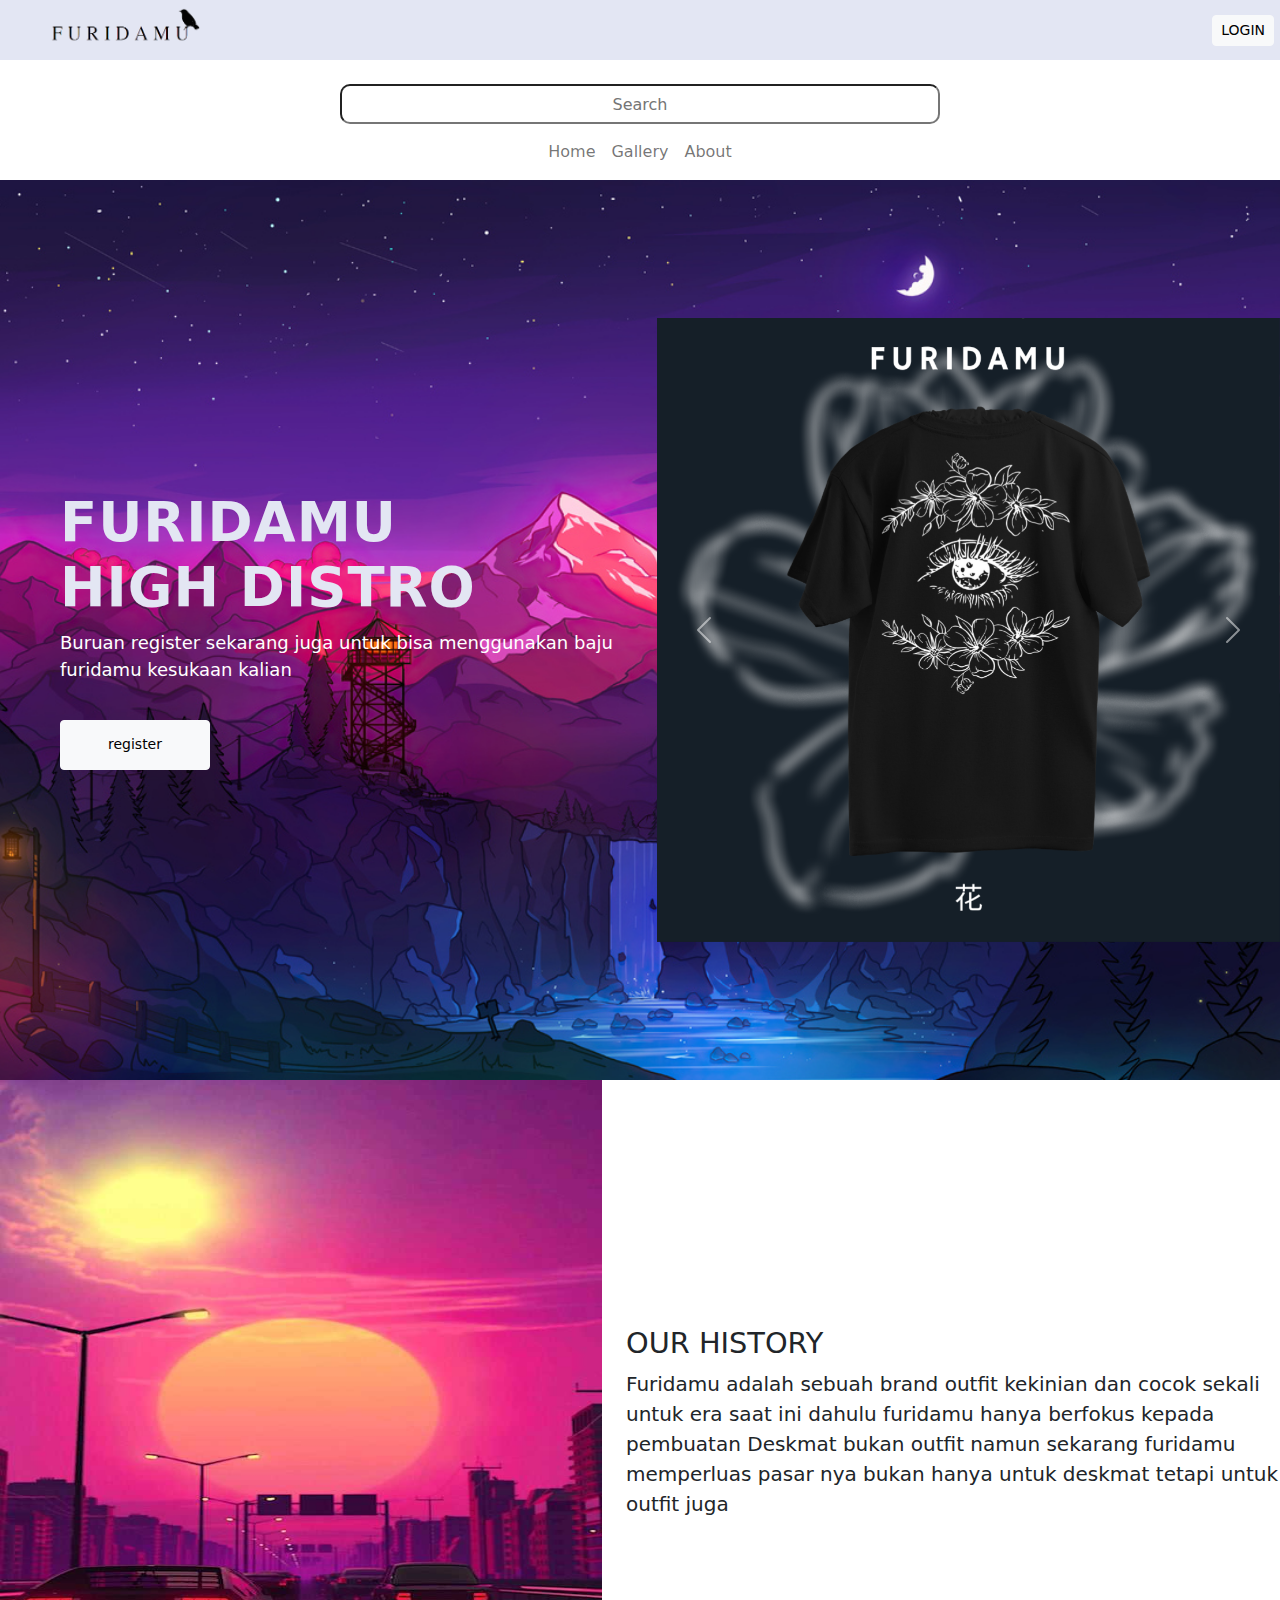
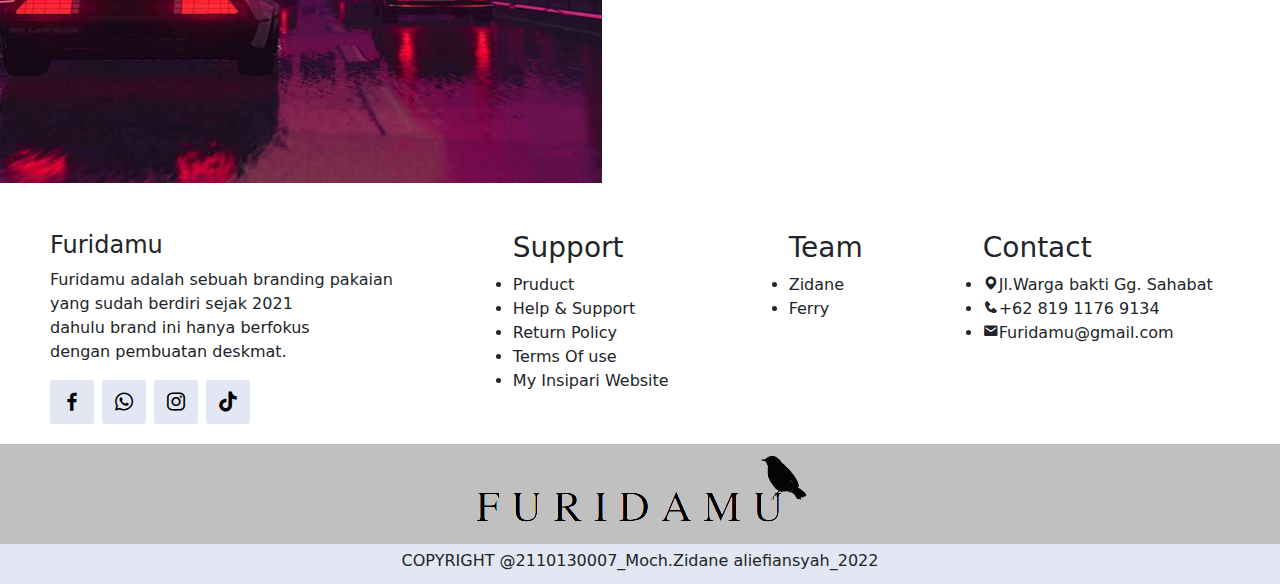
<file: About.html>
<!DOCTYPE html>
<html lang="en">
<head>
    <meta charset="utf-8">
    <meta name="viewport" content="width=device-width, initial-scale=1.0, shrink-to-fit=no">
    <link rel="stylesheet" href="desain1.css">
    <!-- Bootstrap CSS -->
    <link rel="stylesheet" href="bootstrap/css/bootstrap.css">
    <link rel="stylesheet" href="https://unpkg.com/boxicons@latest/css/boxicons.min.css">
     <!-- Optional JavaScript -->
     <script src="bootstrap/js/bootstrap.bundle.js"></script>
     <!-- jQuery first, then Popper.js, then Bootstrap JS -->
     <script src="https://code.jquery.com/jquery-3.3.1.slim.min.js" integrity="sha384-q8i/X+965DzO0rT7abK41JStQIAqVgRVzpbzo5smXKp4YfRvH+8abtTE1Pi6jizo" crossorigin="anonymous"></script>
     <script src="https://cdn.jsdelivr.net/npm/popper.js@1.14.7/dist/umd/popper.min.js" integrity="sha384-UO2eT0CpHqdSJQ6hJty5KVphtPhzWj9WO1clHTMGa3JDZwrnQq4sF86dIHNDz0W1" crossorigin="anonymous"></script>
     <script src="https://cdn.jsdelivr.net/npm/bootstrap@4.3.1/dist/js/bootstrap.min.js" integrity="sha384-JjSmVgyd0p3pXB1rRibZUAYoIIy6OrQ6VrjIEaFf/nJGzIxFDsf4x0xIM+B07jRM" crossorigin="anonymous"></script>
    <title>About us</title>
</head>
<body>
    <header>
      <img class="element" src="gambar/F_U_R_I_D_A_M_U_NEW_LOGO.png" alt="fb">
      <a href="login.html"><button class="tombol1 btn btn-light btn-sm">LOGIN</button></a>
    </header>
    <br>
    <div class="pencarian">
      <input type="text" placeholder="Search">
    </div>
    <div class="header2">
      <nav class="navbar navbar-expand-sm kanan font">
            <ul class="navbar-nav">
              <li class="nav-item">
                <a class="nav-link" href="index.html">Home</a>
              </li>
              <li class="nav-item">
                <a class="nav-link" href="Gallery.html">Gallery</a>
              </li>
              <li class="nav-item">
                <a class="nav-link" href="About.html">About</a>
              </li>
            </ul>
      </nav>
  </div>
    <section class="home" id="home">
        <div class="home-text">
            <h1>FURIDAMU <br> High distro </h1>
            <p>Buruan register sekarang juga untuk bisa menggunakan baju <br> furidamu kesukaan kalian</p>
            <a href="register.html"><button class="btn-about1 btn btn-light btn-sm" data-toggle="modal" data-target="#cnthModal">register</button></a>
        </div>
        <div class="home-img crousel">
            <div id="carouselExampleFade" class="carousel slide carousel-fade">
                <div class="carousel-inner">
                  <div class="carousel-item active">
                    <img src="gambar/Beutiful eyes.png" class="d-block w-100" alt="...">
                  </div>
                  <div class="carousel-item">
                    <img src="gambar/Relaxing.png" class="d-block w-100" alt="...">
                  </div>
                </div>
                <button class="carousel-control-prev" type="button" data-bs-target="#carouselExampleFade" data-bs-slide="prev">
                  <span class="carousel-control-prev-icon" aria-hidden="true"></span>
                  <span class="visually-hidden">Previous</span>
                </button>
                <button class="carousel-control-next" type="button" data-bs-target="#carouselExampleFade" data-bs-slide="next">
                  <span class="carousel-control-next-icon" aria-hidden="true"></span>
                  <span class="visually-hidden">Next</span>
                </button>
              </div>
    </section>
    <section class="about" id="about">
        <div class="about-img">
            <img src="gambar/cyberpunk.jpg" alt="">
        </div>
        <div class="about-text">
            <h2>Our History</h2>
            <p>Furidamu adalah sebuah brand outfit kekinian dan cocok sekali untuk era saat ini dahulu furidamu hanya
              berfokus kepada pembuatan Deskmat bukan outfit namun sekarang furidamu memperluas pasar nya bukan hanya
              untuk deskmat tetapi untuk outfit juga
            </p>
        </div>
    </section>
    <br>
    <br>
    <section class="Contact">
      <div class="Story">
        <h4>Furidamu</h4>
        <p>Furidamu adalah sebuah branding pakaian<br>yang sudah berdiri sejak 2021<br>dahulu brand ini hanya berfokus<br>dengan pembuatan deskmat.</p>
        <div class="icon">
          <a href="https://web.facebook.com/" target="_blank"><i class='bx bxl-facebook'></i></a>
          <a href="https://wa.me/6281389810440" target="_blank"><i class='bx bxl-whatsapp'></i></a>
          <a href="https://www.instagram.com/?hl=id" target="_blank"><i class='bx bxl-instagram'></i></a>
          <a href="https://www.tiktok.com" target="_blank"><i class='bx bxl-tiktok'></i></a>
        </div>
      </div>
      <div class="Support">
        <h3>Support</h3>
        <li><a href="#products">Pruduct</a></li>
        <li><a href="#">Help & Support</a></li>
        <li><a href="#">Return Policy</a></li>
        <li><a href="#">Terms Of use</a></li>
        <li><a href="https://indonesso.com/en/" target="_blank">My Insipari Website</a></li>
      </div>
      <div class="Support">
        <h3>Team</h3>
        <li>Zidane</li>
        <li>Ferry</li>
      </div>
      <div class="Support">
        <h3>Contact</h3>
        <li><i class='bx bxs-map'></i>Jl.Warga bakti Gg. Sahabat</li>
        <li><i class='bx bxs-phone'></i>+62 819 1176 9134</li>
        <li><i class='bx bxs-envelope'></i>Furidamu@gmail.com</li>
      </div>
    </section>
    <div>
        <div class="f1">
            <img src="gambar/F_U_R_I_D_A_M_U_NEW_LOGO.png" alt="" class="logo2">
        </div>
    </div>
    <footer><p>COPYRIGHT @2110130007_Moch.Zidane aliefiansyah_2022</p></footer>
</body>
</html>
</file>
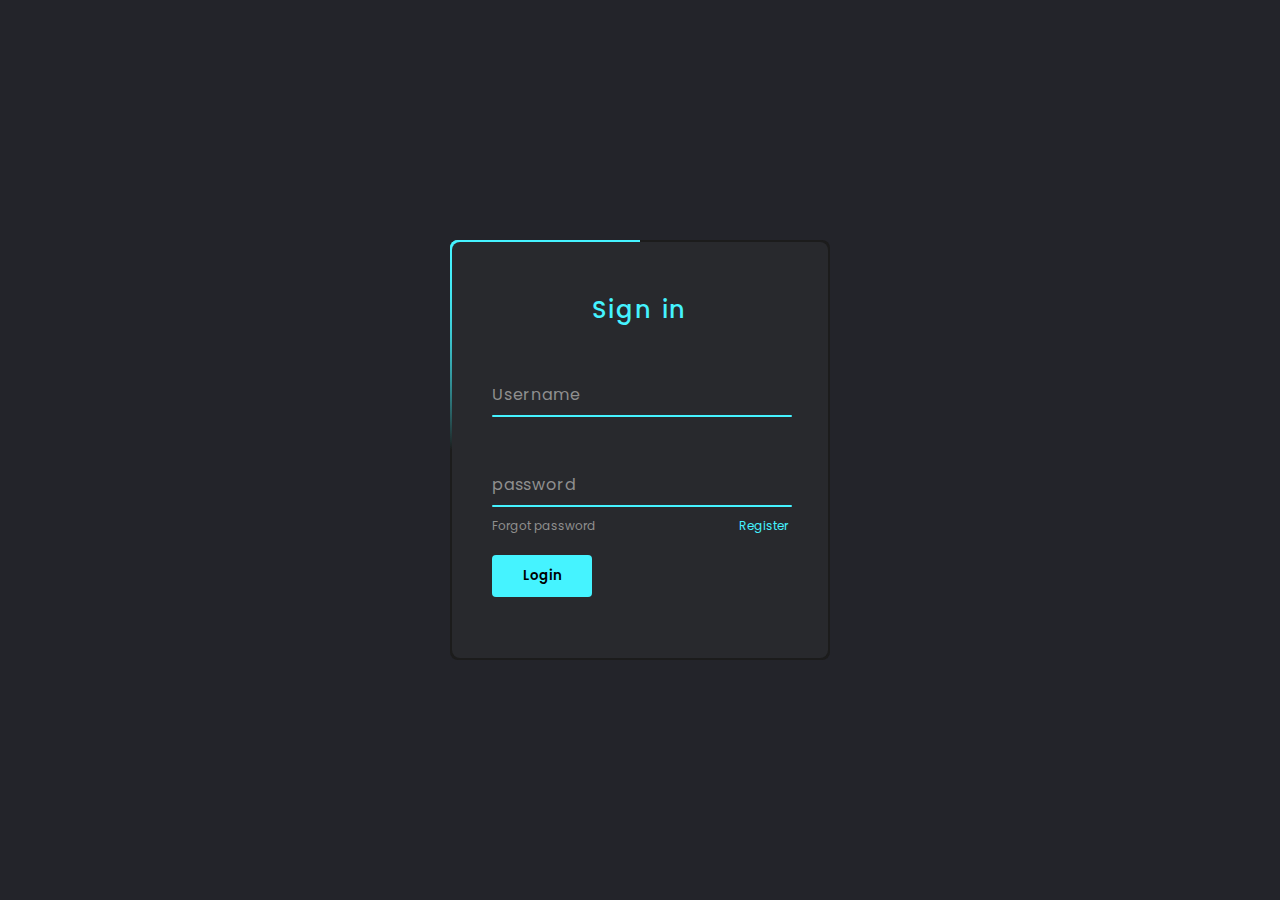
<file: login.html>
<!DOCTYPE html>
<html lang="en">
<head>
    <meta charset="UTF-8">
    <meta http-equiv="X-UA-Compatible" content="IE=edge">
    <meta name="viewport" content="width=device-width, initial-scale=1.0">
    <link rel="stylesheet" href="login.css">
    <!-- Logo Title -->
    <link rel="icon" href="gambar/ferry.png" type="image/x-icon">
    <title>Document</title>
</head>
<body>
    <div class="box">
        <div class="form">
            <h2>Sign in</h2>
            <div class="inputBox">
                <input type="text" required="required">
                <span>Username</span>
                <i></i>
            </div>
            <div class="inputBox">
                <input type="password" required="required">
                <span>password</span>
                <i></i>
            </div>
            <div class="links">
                <a href="#">Forgot password</a>
                <a href="register.html">Register</a>
            </div>
            <a href="index.html"><button>Login</button></a>
        </div>
    </div>
</body>
</html>
</file>
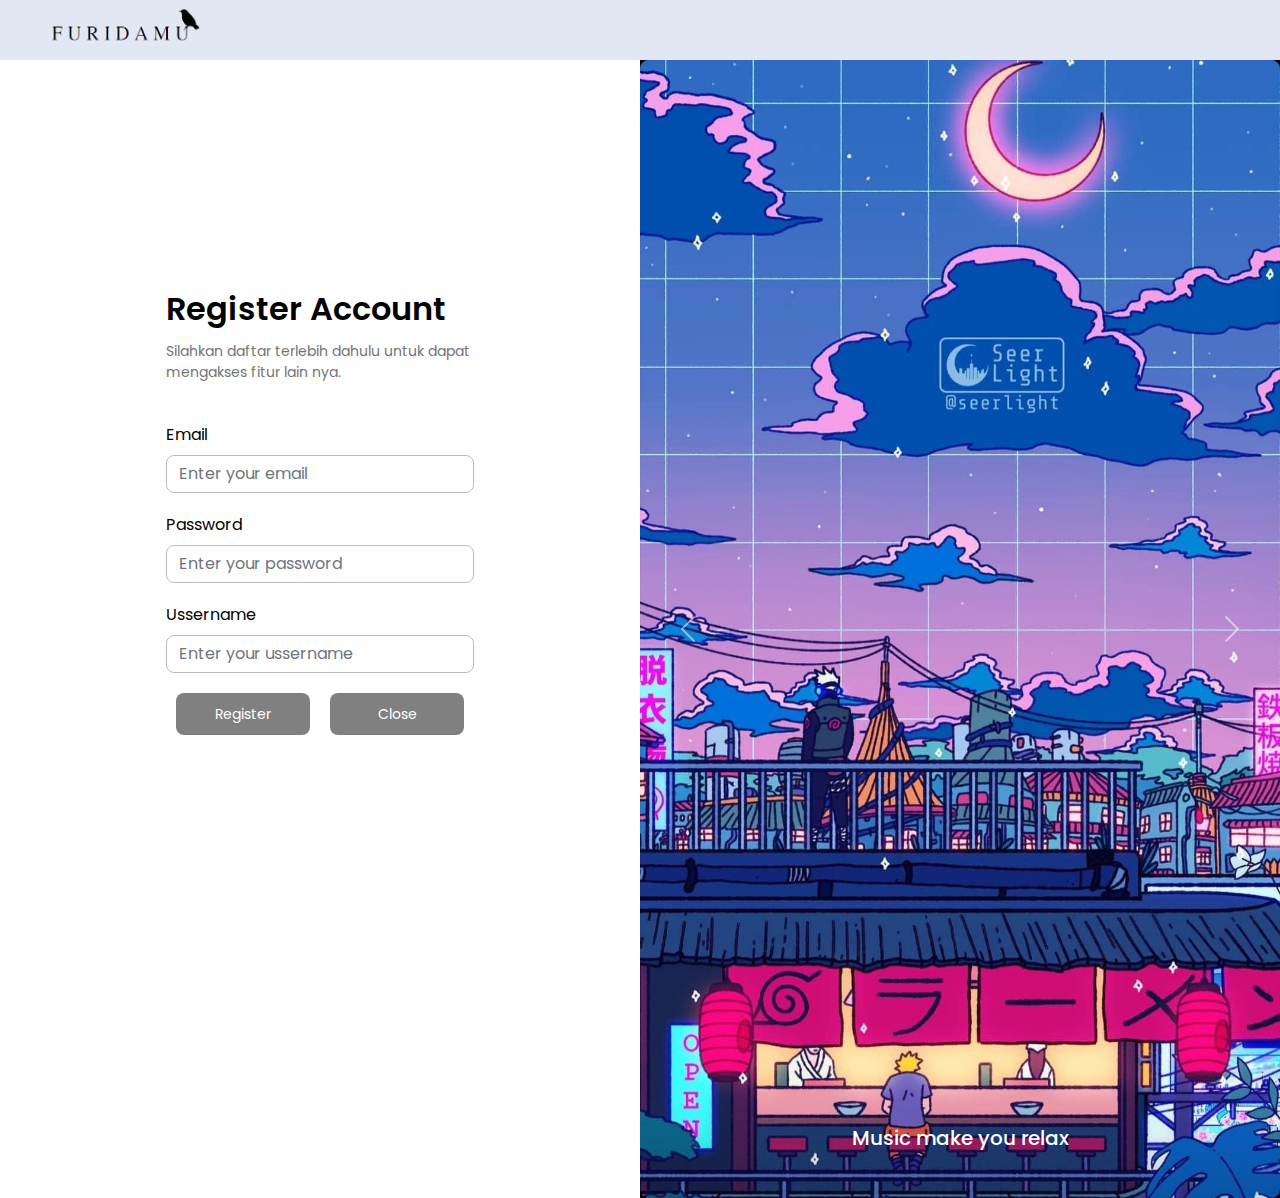
<file: register.html>
<!DOCTYPE html>
<html lang="en">
<head>
    <meta charset="utf-8">
    <meta name="viewport" content="width=device-width, initial-scale=1, shrink-to-fit=no">
    <!-- CSS Style -->
    <link rel="stylesheet" href="desain1.css">
    <link rel="stylesheet" href="register.css">
    <!--Font Style-->
    <link rel="preconnect" href="https://fonts.googleapis.com">
    <link rel="preconnect" href="https://fonts.gstatic.com" crossorigin>
    <link href="https://fonts.googleapis.com/css2?family=Montserrat:wght@100&family=Poppins:wght@400;500;600&display=swap" rel="stylesheet">
    <!-- Bootstrap CSS -->
    <link rel="stylesheet" href="bootstrap/css/bootstrap.css">
     <!-- Optional JavaScript -->
     <script src="bootstrap/js/bootstrap.bundle.js"></script>
     <!-- jQuery first, then Popper.js, then Bootstrap JS -->
     <script src="https://code.jquery.com/jquery-3.3.1.slim.min.js" integrity="sha384-q8i/X+965DzO0rT7abK41JStQIAqVgRVzpbzo5smXKp4YfRvH+8abtTE1Pi6jizo" crossorigin="anonymous"></script>
     <script src="https://cdn.jsdelivr.net/npm/popper.js@1.14.7/dist/umd/popper.min.js" integrity="sha384-UO2eT0CpHqdSJQ6hJty5KVphtPhzWj9WO1clHTMGa3JDZwrnQq4sF86dIHNDz0W1" crossorigin="anonymous"></script>
     <script src="https://cdn.jsdelivr.net/npm/bootstrap@4.3.1/dist/js/bootstrap.min.js" integrity="sha384-JjSmVgyd0p3pXB1rRibZUAYoIIy6OrQ6VrjIEaFf/nJGzIxFDsf4x0xIM+B07jRM" crossorigin="anonymous"></script>
     <!-- Logo Title -->
     <link rel="icon" href="gambar/ferry.png" type="image/x-icon">
    <title>Register</title>
</head>
<body>
    <header>
      <img class="element" src="gambar/F_U_R_I_D_A_M_U_NEW_LOGO.png" alt="fb">
    </header>
    <section class="register d-flex">
        <div class="register-left w-50 h-100">
            <div class="row justify-content-center align-items-center h-100">
                <div class="col-6">
                    <div class="header">
                        <h1 class="h1REG">Register Account</h1>
                        <p class="pREG">Silahkan daftar terlebih dahulu untuk dapat mengakses fitur lain nya.</p>
                    </div>
                    <div class="register-form">
                        <label for="email" class="form-label">Email</label>
                        <input type="email" class="form-control" id="email" placeholder="Enter your email">
        
                        <label for="Password" class="form-label">Password</label>
                        <input type="password" class="form-control" id="Password" placeholder="Enter your password">
        
                        <label for="ussername" class="form-label">Ussername</label>
                        <input type="name" class="form-control" id="ussername" placeholder="Enter your ussername">
                        <div class="btnMAIN">
                          <button class="btnREG1 btn btn-light btn-sm"><a style="text-decoration: none; color: white;" href="login.html">Register</a></button>
                          <button class="btnREG1 btn btn-light btn-sm"><a href="login.html" style="text-decoration: none; color: white;">Close</a></button>
                        </div>
                    </div>
                </div>
            </div>
        </div>
        <div class="register-right w-50 h-100 crl">
            <div id="carouselExampleFade" class="carousel slide carousel-fade" data-bs-ride="carousel">
                <div class="carousel-inner">
                  <div class="carousel-item active">
                    <img src="gambar/naruto.jpg" class="d-block w-100" alt="...">
                    <div class="carousel-caption d-none d-md-block">
                        <h5>Music make you relax</h5>
                      </div>
                  </div>
                  <div class="carousel-item">
                    <img src="gambar/cyberpunk.jpg" class="d-block w-100 h-100" alt="...">
                    <div class="carousel-caption d-none d-md-block">
                        <h5>Music make you relax</h5>
                      </div>
                  </div>
                </div>
                <button class="carousel-control-prev" type="button" data-bs-target="#carouselExampleFade" data-bs-slide="prev">
                  <span class="carousel-control-prev-icon" aria-hidden="true"></span>
                  <span class="visually-hidden">Previous</span>
                </button>
                <button class="carousel-control-next" type="button" data-bs-target="#carouselExampleFade" data-bs-slide="next">
                  <span class="carousel-control-next-icon" aria-hidden="true"></span>
                  <span class="visually-hidden">Next</span>
                </button>
              </div>
        </div>
    </section>
</body>
</html>
</file>
<file: desain1.css>
@import url("https://fonts.googleapis.com/css2?family=Poppins:ital,wght@0,200;0,700;1,500&display=swap");
@import url('https://fonts.googleapis.com/css2?family=Archivo+Black&display=swap');
header{
    background: #e3e6f3;
    height: 60px;
    position: sticky;
    top: 0;
    z-index: 1000;
}
.element{
    height: 45px;
    width: 200px;
    padding-top: 5px;
    padding-left: 50px;
    margin-top: 2px;
}

.tombol1{
    float: right;
    margin-top: 15px;
    margin-right: 6px;    
    
}

.subjudul{
  text-align: center;
  color: white;
  font-family: 'Trebuchet MS', 'Lucida Sans Unicode', 'Lucida Grande', 'Lucida Sans', Arial, sans-serif;
  background-image: url(https://p4.wallpaperbetter.com/wallpaper/417/810/429/abstract-graphic-design-vector-wallpaper-preview.jpg);
  height: 90px;
}


.detail{
    margin-top: 10px;
}


.f1{
    background-color: silver;
    height: 100px;
    text-align: center;
}


.element1{
    height: 40px;
    width: 40px;
    padding-top: 5px;
    padding-left: 6px;
    border-radius: 6px;
    
}

.sub{
    padding-top: 10px;
    padding-left: 8px;
    margin-top: 45px;
}



.element2{
    height: 40px;
    width: 46px;
    padding-top: 5px;
    padding-left: 6px;
    float: right;
    margin-right: 10px;
}



footer{
    padding: 5px 9px;
    text-align: center;
    background: #e3e6f3;
    margin-top: 0px;
    clear: both;
    height: 40px;
}


.tlp{
    height: 50px;
    width: 50px;
    margin-bottom: 10px;
    border-radius: 80px;
    margin-left: 10px;
}

.search{
    padding-top: 10px;
    padding-left: 15px;
}

.btnModal1{
    border-radius: 20px;
}

.headGL{
    background-image: url(gambar/city.gif);
    height: 250px;
    width: 100%;
    text-align: center;
    color: white;
    font-family: 'Times New Roman', Times, serif;
}


.logoGL{
    border-radius: 80px;
    border: 5px solid white;
    margin-top: 20px;
}


.induk-clr{
    display: flex;
}



.Deskripsi h3 p{
    margin-left: 7px;
    float: right;
}


.induk-btn{
    display: flex;
    justify-content: center;
}


.tombol-silver{
    height: 75px;
    width: 200px;
    border-radius: 20px;
    border: 0;
    background-color: silver;
}

.tombol-grey{
    height: 75px;
    width: 200px;
    border-radius: 20px;
    border: 0;
    background-color: grey;
}

input[type=text]{
    width: 600px;
    border-radius: 10px;
    height: 40px;
    text-align: center;
}

.pencarian{
    text-align: center;
}

.header2 nav{
    justify-content: center;
}
.logo2{
    margin-top: 7px;
    height: 85px;
}
.home{
    width: 100%;
    min-height: 100vh;
    background: url(gambar/walpapper.jpg);
    background-repeat: no-repeat;
    background-size: cover;
    background-position: center;
    display: grid;
    grid-template-columns: repeat(auto-fit, minmax(17rem, auto));
    align-items: center;
    gap: 1.5rem;
}
.home-text h1 {
    font-style: "Poppins", sans-serif;
    font-size: 3.4rem;
    font-weight: 700;
    color: #e3e6f3;
    text-transform: uppercase;
    letter-spacing: 1px;
    margin-left: 60px; 
}
.home-text p {

    font-style: "Poppins", sans-serif;
    font-size: 18px;
    font-weight: 500;
    color: white;
    margin: 0.5rem 0 1.4rem;
    margin-left: 60px;
}
.btn-about1{
    margin-top: 15px;
    margin-left: 60px; 
    height: 50px;
    width: 150px;
}
.about{
    display: flex;
    grid-template-columns: repeat(auto-fit, minmax(17rem, auto));
    gap: 1.5rem;
    box-sizing: border-box;
    align-items: center;
}
.about-img img {
    width: 602px;
    height: 703px;
}
.about-text h2 {
    font-size: 1.8rem;
    text-transform: uppercase;
}
.about-text p {
    font-size: 20px;
    margin: 0.5rem 0 1.1rem;
    font-weight: 500;
}
.home-img{
    margin-left: 20px;
}
.heading {
    align-items: center;
}
.heading h2 {
    font-size: 1.8rem;
    text-transform: uppercase;
    text-align: center;
}
.icon {
    display: flex;
    align-items: center;
    column-gap: 0.5rem;
    padding-top: 0.1px;
    color: #e3e6f3;
}
.icon a .bx {
    font-size: 24px;
    color: black;
    padding: 10px;
    background-color: #e3e6f3;
    border-radius: 0.2rem;
    margin-bottom: 20px;
}
.Story{
    margin-left: 50px;
}
.Contact{
    display: flex;
}
.Support{
    margin-left: 120px;
    
}
.Support li a {
    color: var(--text-color);
    text-decoration: none;
}

.btn-crl{
    width: 100px;
}

#product1{
    text-align: center;
}

#product1 .pro-container{
    display: flex;
    justify-content: space-between;
    padding-top: 20px;
    flex-wrap: wrap;
}
#product1 .pro{
    width: 23%;
    min-width: 250px;
    border: 1px solid rgba(104, 104, 163, 0.467);
    border-radius: 25px;
    cursor: pointer;
    box-shadow: 20px 20px 30px rgba(0, 0, 0, 0.06);
    margin: 15px 0;
    transition: 0.3s;
    position: relative;
}

#product1 .pro:hover{
    box-shadow: 20px 20px 30px rgba(0, 0, 0, 0.10);
}

#product1 .pro img{
    width: 100%;
    border-radius: 20px;
}

#product1 .pro .des{
    text-align: start;
    padding: 10px 0;
    margin: 10px;
}

#product1 .pro .des span {
    color: #060606;
    font-size: 13px;
}

#product1 .pro .des h5 {
    padding-top: 7px;
    color: #060606;
    font-size: 14px;
}
#product1 .pro .des i {
    font-size: 13px;
    color: rgb(243, 181, 25);
}
#product1 .pro .des h4 {
    padding-top: 7px;
    font-size: 15px;
    font-weight: 700;
    color: #01756e;
}

#product1 .pro .bx-cart-alt {
    width: 40px;
    height: 40px;
    line-height: 40px;
    border-radius: 50px;
    background-color: #cce7d0;
    font-weight: 600;
    color: #03776f;
    font-size: 20px;
    border: 1px solid #cce7d0;
    position: absolute;
    bottom: 20px;
    right: 10px;
}
.section-p1 {
    padding: 40px 80px;
}

.Deskripsi h3{
    text-align: right;
}
.Deskripsi p{
    text-align: right;
}
.Deskripsi h5{
    text-align: right;
}
.Deskripsi select{
    float: right;
}
.Deskripsi form{
    float: right;
}
.produk{
    height: 300px;
    width: 200px !important;
}


@media (max-width: 700px){
    header{
        background: #e3e6f3;
        height: 60px;
        position: sticky;
        top: 0;
        z-index: 1000;
    }
    .header2{
        justify-content: center;
        display: flex;
        width: 100%;
    }
    .logo{
        height: 70px;
        width: 105px;
        margin-right: 20px;
        margin-bottom: 20px;
    }
    .f1{
        background-color: silver;
        height: 100px;
        margin-top: 30px;
        width: 100%;
        text-align: center;
    }
    .baju{
        width: 300px;
        height: 380px;
        text-align: left;
        border-radius: 20px;
        border: 0;
        margin-right: 10px;
    }
    .logo2{
        margin-top: 7px;
        height: 70px;
    }
    .tombol-silver{
        height: 45px;
        width: 100px;
        border-radius: 20px;
        border: 0;
        background-color: silver;
    }
    
    .tombol-grey{
        height: 45px;
        width: 100px;
        border-radius: 20px;
        border: 0;
        background-color: grey;
    }
    input[type=text]{
        width: 600px;
        border-radius: 10px;
        height: 40px;
        text-align: center;
    }
    .pencarian{
        text-align: center;
    }
    .subjudul{
        text-align: center;
        color: white;
        font-family: 'Trebuchet MS', 'Lucida Sans Unicode', 'Lucida Grande', 'Lucida Sans', Arial, sans-serif;
        background-image: url(https://p4.wallpaperbetter.com/wallpaper/417/810/429/abstract-graphic-design-vector-wallpaper-preview.jpg);
        height: 100px;
    }
    footer{
        padding: 5px 9px;
        text-align: center;
        background: #e3e6f3;
        margin-top: 0px;
        clear: both;
        height: 50px;
    }
    footer p{
        font-size: small;
    }
    .crousel{
        display: none;
    }
    .home-text h1 {
        font-style: "Poppins", sans-serif;
        font-size: 3.4rem;
        font-weight: 700;
        color: #e3e6f3;
        text-transform: uppercase;
        letter-spacing: 1px;
        margin-left: 30px; 
    }
    .home-text p {
    
        font-style: "Poppins", sans-serif;
        font-size: 18px;
        font-weight: 500;
        color: white;
        margin: 0.5rem 0 1.4rem;
        margin-left: 30px;
    }
    .btn-about1{
        margin-top: 15px;
        margin-left: 30px; 
        height: 50px;
        width: 150px;
    }
    .about-img img {
        display: none;
    }
    .about-text{
        padding-top: 20px;
    }
    .Contact{
        display: inline;
    }
    .Support{
        margin-left: 50px;
        padding-top: 20px;
    }
}

@media (max-width: 400px){
    header{
        background: #e3e6f3;
        height: 60px;
        position: sticky;
        top: 0;
        z-index: 1000;
    }
    .header2{
        justify-content: center;
        display: flex;
        width: 100%;
    }
    .logo{
        height: 70px;
        width: 105px;
        margin-right: 20px;
        margin-bottom: 20px;
    }
    .f1{
        background-color: silver;
        height: 50px;
        margin-top: 30px;
        text-align: center;
    }
    
    .logo2{
        margin-top: 3px;
        height: 40px;
    }
    .tombol-silver{
        height: 45px;
        width: 200px;
        border-radius: 20px;
        border: 0;
        background-color: silver;
    }
    
    .tombol-grey{
        height: 45px;
        width: 200px;
        border-radius: 20px;
        border: 0;
        background-color: grey;
    }
    input[type=text]{
        width: 350px !important;
        border-radius: 10px;
        height: 40px;
    }

    .pencarian{
        text-align: center;
    }

    .subjudul{
        text-align: center;
        color: white;
        font-family: 'Trebuchet MS', 'Lucida Sans Unicode', 'Lucida Grande', 'Lucida Sans', Arial, sans-serif;
        background-image: url(https://p4.wallpaperbetter.com/wallpaper/417/810/429/abstract-graphic-design-vector-wallpaper-preview.jpg);
        height: 100px;
    }
    footer{
        padding: 5px 9px;
        text-align: center;
        background: #e3e6f3;
        margin-top: 0px;
        clear: both;
        height: 50px;
    }
    footer p{
        font-size: small;
    }
    .crousel{
        display: none;
    }
    .home-text h1 {
        font-style: "Poppins", sans-serif;
        font-size: 3.4rem;
        font-weight: 700;
        color: #e3e6f3;
        text-transform: uppercase;
        letter-spacing: 1px;
        margin-left: 30px; 
    }
    .home-text p {
    
        font-style: "Poppins", sans-serif;
        font-size: 18px;
        font-weight: 500;
        color: white;
        margin: 0.5rem 0 1.4rem;
        margin-left: 30px;
    }
    .btn-about1{
        margin-top: 15px;
        margin-left: 30px; 
        height: 50px;
        width: 150px;
    }
    .about-img img {
        display: none;
    }
    .about-text{
        padding-top: 20px;
    }
    .Contact{
        display: inline;
    }
    .Support{
        margin-left: 50px;
        padding-top: 20px;
    }
    .tombol-silver{
        height: 50px;
        width: 80px;
        border-radius: 20px;
        border: 0;
        background-color: silver;
    }
    
    .tombol-grey{
        height: 50px;
        width: 80px;
        border-radius: 21px;
        border: 0;
        background-color: grey;
    }

    .tombol-1{
        margin-left: 5px;
    }
    .tombol-2{
        margin-left: 5px;
    }
    .pengubah{
        text-decoration: none;
        color: black;
        font-size: small;
    }
}
</file>
<file: login.css>
@import url('https://fonts.googleapis.com/css2?family=Poppins:ital,wght@0,500;0,700;1,500;1,600&display=swap');
*{
    margin: 0;
    padding: 0;
    box-sizing: border-box;
    font-family: 'Poppins', sans-serif;
}
body{
    display: flex;
    justify-content: center;
    align-items: center;
    min-height: 100vh;
    background: #23242a;
}
.box{
    position: relative;
    width: 380px;
    height: 420px;
    background: #1c1c1c;
    border-radius: 8px;
    overflow: hidden;
}
.box::before{
    content: '';
    position: absolute;
    top: -50%;
    left: -50%;
    width: 380px;
    height: 420px;
    background: linear-gradient(0deg,transparent,#45f3ff,#45f3ff);
    transform-origin: bottom right;
    animation: animate 6s linear infinite;
}
.box::after{
    content: '';
    position: absolute;
    top: -50%;
    left: -50%;
    width: 380px;
    height: 420px;
    background: linear-gradient(0deg,transparent,#45f3ff,#45f3ff);
    transform-origin: bottom right;
    animation: animate 6s linear infinite;
    animation-delay: -3s;
}
.form{
    position: absolute;
    inset: 2px;
    border-radius: 8px;
    background: #28292d;
    z-index: 10;
    padding: 50px 40px;
    display: flex;
    flex-direction: column;
}
.form h2{
    color: #45f3ff;
    font-weight: 500;
    text-align: center;
    letter-spacing: 0.1em;
}
.inputBox{
    position: relative;
    width: 300px;
    margin-top: 35px;
}
.inputBox input{
    position: relative;
    width: 100%;
    padding: 20px 10px 10px;
    background: transparent;
    border: none;
    outline: none;
    color: #23242a;
    font-size: 1em;
    letter-spacing: 0.05em;
    z-index: 10;
}
.inputBox span{
    position: absolute;
    left: 0;
    padding: 20px 0px 10px;
    font-size: 1em;
    color: #8f8f8f;
    pointer-events: none;
    letter-spacing: 0.05em;
    transition: 0.5s;
}
.inputBox input:valid ~ span,
.inputBox input:focus ~ span{
    color: #45f3ff;
    transform: translateX(0px) translateY(-34px);
    font-size: 0.75em;
}

.inputBox i{
    position: absolute;
    left: 0;
    bottom: 0;
    width: 100%;
    height: 2px;
    background: #45f3ff;
    border-radius: 4px;
    transition: 0.5s;
    pointer-events: none;
}

.inputBox input:valid ~ i,
.inputBox input:focus ~ i{
    height: 44px;
}
.links{
    display: flex;
    justify-content: space-between;
}
.links a{
    margin: 10px 0;
    font-size: 0.75em;
    color: #8f8f8f;
    text-decoration: none;
}
.links a:hover,
.links a:nth-child(2){
    color: #45f3ff;
}
button{
    border: none;
    outline: none;
    background: #45f3ff;
    padding: 11px 25px;
    width: 100px;
    margin-top: 10px;
    border-radius: 4px;
    font-weight: 600;
    cursor: pointer;
}

@keyframes animate
{
    0%{
      transform: rotate(0deg); 
    }
    100%{
        transform: rotate(360deg);  
      }
}
</file>
<file: register.css>
*{
    font-family: 'Poppins', sans-serif;
}
.register{
    height: 100vh;
}
.h1REG{
    font-style: normal;
    font-weight: 600;
    font-size: 32px;
    line-height: 48px;
    color: black;
}
.pREG{
    font-style: normal;
    font-weight: 400;
    font-size: 14px;
    line-height: 21px;
    color: #737373;
    margin-bottom: 20px;
}
.register-form label {
    font-style: normal;
    font-weight: 400;
    font-size: 16px;
    line-height: 24px;
    color: #000;
    margin-top: 20px;
}
.register-form input{
    background: #fff;
    border: 1px solid #bcbcbc;
    box-sizing: border-box;
    border-radius: 8px;
}
.register-form .btnREG1{
    width: 100%;
    height: 42px;
    background-color: grey;
    border-radius: 8px;
    margin-top: 20px;
    border: none;
    margin-left: 10px;
    margin-right: 10px;
}
.btnMAIN{
    display: flex;
}

@media (max-width: 400px){
    .crl{
        display: none;
    }
    .pREG{
        font-style: normal;
        font-weight: 300;
        font-size: small;
        line-height: 21px;
        color: #737373;
        margin-bottom: 20px;
        text-align: left;
    }
    .register-form input{
        background: #fff;
        border: 1px solid #bcbcbc;
        box-sizing: border-box;
        border-radius: 8px;
        width: 300px;
    }
    .btnMAIN{
        display: flex;
    }
    .register-form .btnREG1{
        width: 300px;
        height: 42px;
        background-color: grey;
        border-radius: 8px;
        margin-top: 20px;
        border: none;
        margin-left: 10px;
        margin-right: 10px;
        margin-bottom: 20px;
    }
    .btnMAIN{
        display: flex;
        margin-left: 50px;
    }    
}
</file>
